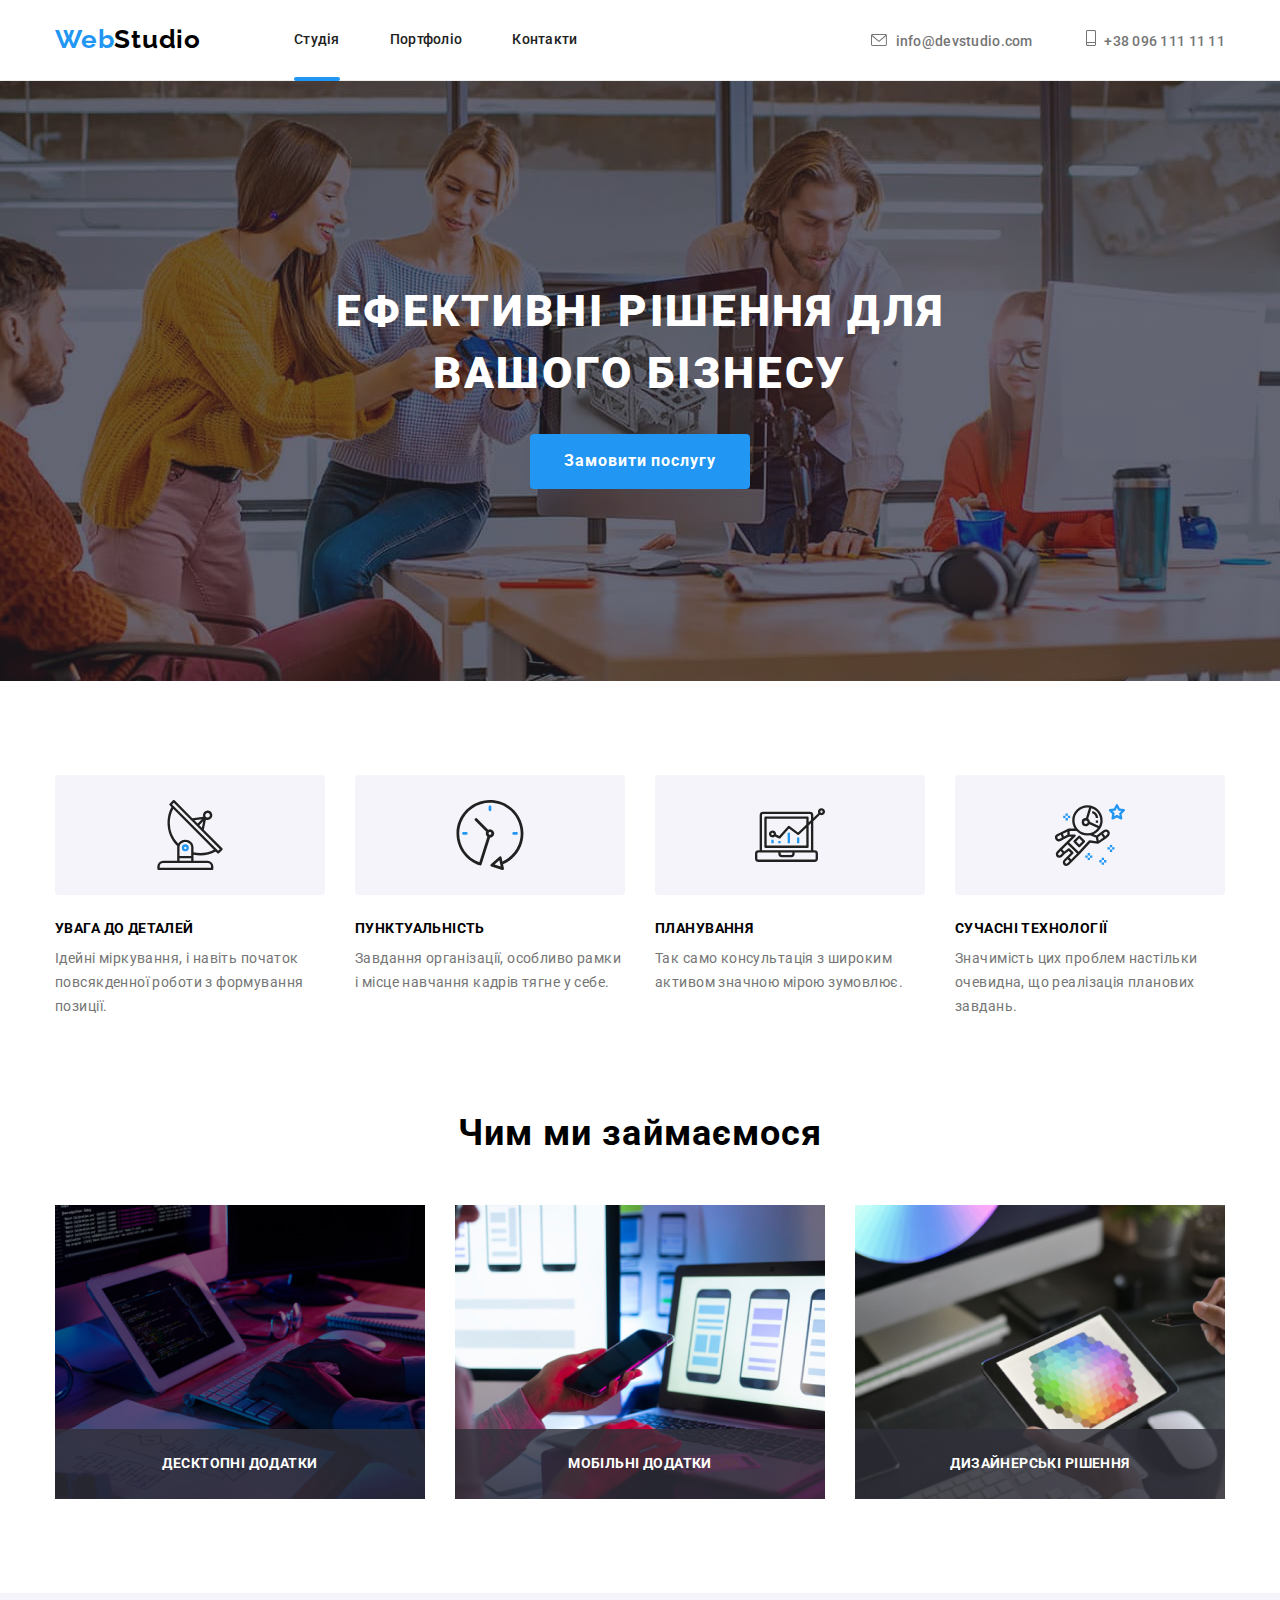
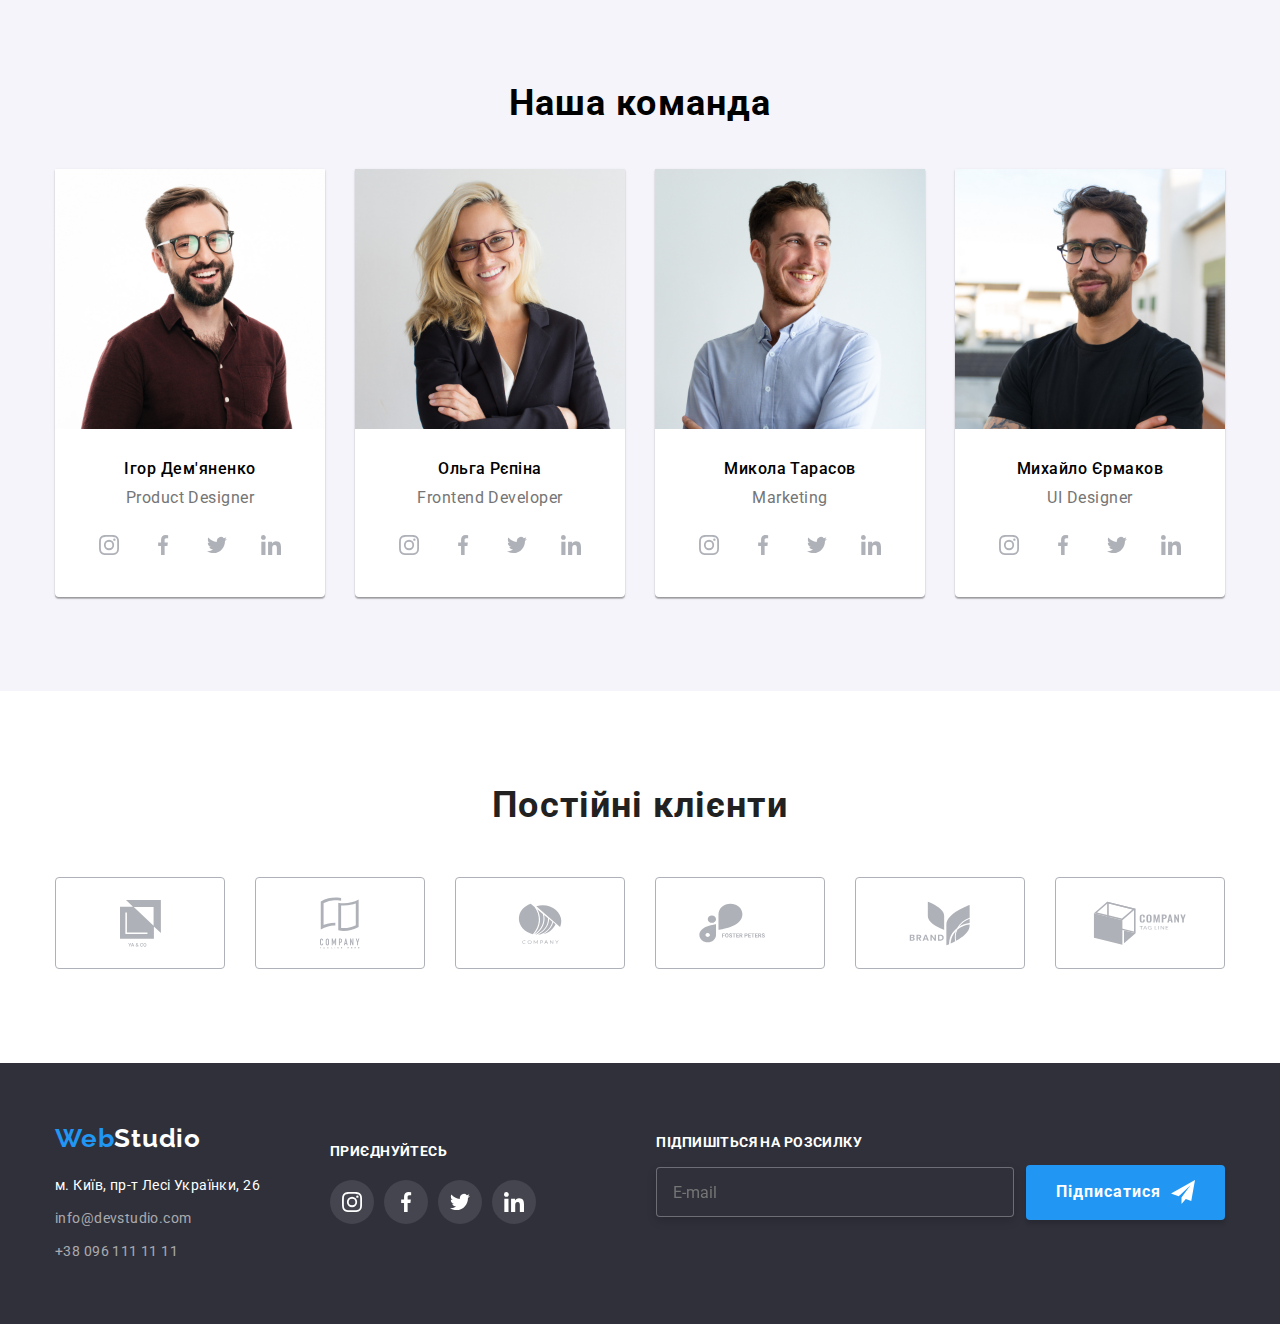
<file: index.html>
<!DOCTYPE html>
<html lang="uk">
<head>
    <meta charset="UTF-8">
    <meta http-equiv="X-UA-Compatible" content="IE=edge">
    <meta name="viewport" content="width=device-width, initial-scale=1.0">
    <link
        href="https://fonts.googleapis.com/css2?family=Raleway:wght@700&family=Roboto:wght@400;500;700;900&display=swap"
        rel="stylesheet">
    <link rel="stylesheet"
        href="https://cdnjs.cloudflare.com/ajax/libs/modern-normalize/1.1.0/modern-normalize.min.css">
    <link rel="stylesheet" href="./css/styles.css">
    <title>Document</title>
</head>

<body>
    <header class="head">
        <!--Навігація-->
        <div class="container flex">
            <nav class="navbar flex">
                <a class="logo" href="#"><span class="icon">Web</span>Studio</a>
                <ul class="nav-list">
                    <li class="nav-type"><a href="./index.html" class="link nav current">Студія</a></li>
                    <li class="nav-type"><a href="./portfolio.html" class="link nav">Портфоліо</a></li>
                    <li class="nav-type"><a href="/contacts" class="link nav">Контакти</a></li>
                </ul>
            </nav>

            <div class="nav-links">
                <a href="mailto:info@devstudio.com" class="link head">
                    <svg class="icon-mail">
                        <use href="./img/icons.svg#icon-mail"></use>
                    </svg>
                    info@devstudio.com
                </a>
                <a href="tel:+380961111111" class="link head">
                    <svg class="icon-phone">
                        <use href="./img/icons.svg#icon-phone"></use>
                    </svg>
                    +38 096 111 11 11
                </a>
            </div>
        </div>
    </header>

    <main>
        <!--Герой-->
        <section class="section hero img-overlay">
            <div class="container">
                <h1 class="hero-title">Ефективні рішення для вашого бізнесу</h1>
                <button data-modal-open type="button" class="button btn-hero">Замовити послугу</button>
            </div>
        </section>

        <!--Особливості-->
        <section class="section speci">
            <div class="container">
                <h2 class="hide">Особливості</h2>
                <ul class="list special">
                    <li class="special-type">
                        <div class="bg-icon">
                            <svg class="spec-icon">
                                <use href="./img/icons.svg#antenna"></use>
                            </svg>
                        </div>
                        <h3 class="special-title">УВАГА ДО ДЕТАЛЕЙ</h3>
                        <p class="description spec">Ідейні міркування, і навіть початок повсякденної роботи з формування
                            позиції.
                        </p>
                    </li>

                    <li class="special-type icon-clock">
                        <div class="bg-icon">
                            <svg class="spec-icon">
                                <use href="./img/icons.svg#clock"></use>
                            </svg>
                        </div>
                        <h3 class="special-title">ПУНКТУАЛЬНІСТЬ</h3>
                        <p class="description spec">Завдання організації, особливо рамки і місце навчання кадрів тягне у
                            себе.
                        </p>
                    </li>

                    <li class="special-type icon-diagram">
                        <div class="bg-icon">
                            <svg class="spec-icon">
                                <use href="./img/icons.svg#diagram"></use>
                            </svg>
                        </div>
                        <h3 class="special-title">ПЛАНУВАННЯ</h3>
                        <p class="description spec">Так само консультація з широким активом значною мірою зумовлює.</p>
                    </li>

                    <li class="special-type icon-astronaut">
                        <div class="bg-icon">
                            <svg class="spec-icon">
                                <use href="./img/icons.svg#astronaut"></use>
                            </svg>
                        </div>
                        <h3 class="special-title">СУЧАСНІ ТЕХНОЛОГІЇ</h3>
                        <p class="description spec">Значимість цих проблем настільки очевидна, що реалізація планових
                            завдань.
                        </p>
                    </li>
                </ul>
            </div>
        </section>

        <!--Чим займаємось-->
        <section class="section">
            <div class="container">
                <h2 class="show">Чим ми займаємося</h2>
                <ul class="show-list">
                    <li class="pic">
                        <div class="show-box">
                            <img class="img" src="./img/laptop.jpg" alt="work" width="370">
                            <div class="show-overlay">
                                <p>Десктопні додатки</p>
                            </div>
                        </div>
                    </li>

                    <li class="pic">
                        <div class="show-box">
                            <img class="img" src="./img/phone.jpg" alt="work" width="370">
                            <div class="show-overlay">
                                <p>Мобільні додатки</p>
                            </div>
                        </div>
                    </li>

                    <li class="pic">
                        <div class="show-box">
                            <img class="img" src="./img/tablet.jpg" alt="work" width="370">
                            <div class="show-overlay">
                                <p>Дизайнерські рішення</p>
                            </div>
                        </div>

                    </li>
                </ul>
            </div>
        </section>

        <!--Команда розробників-->
        <section class="section team">
            <div class="container">
                <h2 class="team-name">Наша команда</h2>
                <ul class="team-list">
                    <li class="team-member">
                        <img class="team-foto" src="./img/PD.jpg" alt="Участник команди" width="270">
                        <div class="team-note">
                            <h3 class="name">Ігор Дем'яненко</h3>
                            <p class="job">Product Designer</p>
                            <ul class="medias">
                                <li class="social-media">
                                    <a href="" class="social-link" aria-label="Instagram">
                                        <svg class="media" width="20" height="20">
                                            <use href="./img/icons.svg#instagram"></use>
                                        </svg>
                                    </a>
                                </li>

                                <li class="social-media">
                                    <a href="" class="social-link" aria-label="Facebook">
                                        <svg class="media" width="20" height="20">
                                            <use href="./img/icons.svg#facebook"></use>
                                        </svg>
                                    </a>
                                </li>

                                <li class="social-media">
                                    <a href="" class="social-link" aria-label="Twitter">
                                        <svg class="media" width="20" height="20">
                                            <use href="./img/icons.svg#twitter"></use>
                                        </svg>
                                    </a>
                                </li>

                                <li class="social-media">
                                    <a href="" class="social-link" aria-label="Linkedin">
                                        <svg class="media" width="20" height="20">
                                            <use href="./img/icons.svg#linkedin"></use>
                                        </svg>
                                    </a>
                                </li>
                            </ul>
                        </div>
                    </li>

                    <li class="team-member">
                        <img class="team-foto" src="./img/FD.jpg" alt="Участник команди" width="270">
                        <div class="team-note">
                            <h3 class="name">Ольга Рєпіна</h3>
                            <p class="job">Frontend Developer</p>
                            <ul class="medias">
                                <li class="social-media">
                                    <a href="" class="social-link" aria-label="Instagram">
                                        <svg class="media" width="20" height="20">
                                            <use href="./img/icons.svg#instagram"></use>
                                        </svg>
                                    </a>
                                </li>

                                <li class="social-media">
                                    <a href="" class="social-link" aria-label="Facebook">
                                        <svg class="media" width="20" height="20">
                                            <use href="./img/icons.svg#facebook"></use>
                                        </svg>
                                    </a>
                                </li>

                                <li class="social-media">
                                    <a href="" class="social-link" aria-label="Twitter">
                                        <svg class="media" width="20" height="20">
                                            <use href="./img/icons.svg#twitter"></use>
                                        </svg>
                                    </a>
                                </li>

                                <li class="social-media">
                                    <a href="" class="social-link" aria-label="Linkedin">
                                        <svg class="media" width="20" height="20">
                                            <use href="./img/icons.svg#linkedin"></use>
                                        </svg>
                                    </a>
                                </li>
                            </ul>
                        </div>
                    </li>

                    <li class="team-member">
                        <img class="team-foto" src="./img/M.jpg" alt="Участник команди" width="270">
                        <div class="team-note">
                            <h3 class="name">Микола Тарасов</h3>
                            <p class="job">Marketing</p>
                            <ul class="medias">
                                <li class="social-media">
                                    <a href="" class="social-link" aria-label="Instagram">
                                        <svg class="media" width="20" height="20">
                                            <use href="./img/icons.svg#instagram"></use>
                                        </svg>
                                    </a>
                                </li>

                                <li class="social-media">
                                    <a href="" class="social-link" aria-label="Facebook">
                                        <svg class="media" width="20" height="20">
                                            <use href="./img/icons.svg#facebook"></use>
                                        </svg>
                                    </a>
                                </li>

                                <li class="social-media">
                                    <a href="" class="social-link" aria-label="Twitter">
                                        <svg class="media" width="20" height="20">
                                            <use href="./img/icons.svg#twitter"></use>
                                        </svg>
                                    </a>
                                </li>

                                <li class="social-media">
                                    <a href="" class="social-link" aria-label="Linkedin">
                                        <svg class="media" width="20" height="20">
                                            <use href="./img/icons.svg#linkedin"></use>
                                        </svg>
                                    </a>
                                </li>
                            </ul>
                        </div>
                    </li>

                    <li class="team-member">
                        <img class="team-foto" src="./img/UID.jpg" alt="Участник команди" width="270">
                        <div class="team-note">
                            <h3 class="name">Михайло Єрмаков</h3>
                            <p class="job">UI Designer</p>
                            <ul class="medias">
                                <li class="social-media">
                                    <a href="" class="social-link" aria-label="Instagram">
                                        <svg class="media" width="20" height="20">
                                            <use href="./img/icons.svg#instagram"></use>
                                        </svg>
                                    </a>
                                </li>

                                <li class="social-media">
                                    <a href="" class="social-link" aria-label="Facebook">
                                        <svg class="media" width="20" height="20">
                                            <use href="./img/icons.svg#facebook"></use>
                                        </svg>
                                    </a>
                                </li>

                                <li class="social-media">
                                    <a href="" class="social-link" aria-label="Twitter">
                                        <svg class="media" width="20" height="20">
                                            <use href="./img/icons.svg#twitter"></use>
                                        </svg>
                                    </a>
                                </li>

                                <li class="social-media">
                                    <a href="" class="social-link" aria-label="Linkedin">
                                        <svg class="media" width="20" height="20">
                                            <use href="./img/icons.svg#linkedin"></use>
                                        </svg>
                                    </a>
                                </li>
                            </ul>
                        </div>
                    </li>
                </ul>
            </div>
        </section>

        <!-- Клієнти -->
        <section class="section">
            <div class="container">
                <h2 class="clients">Постійні клієнти</h2>
                <ul class="client-list">
                    <li class="client">
                        <a href="" class="client-company">
                            <svg class="company" width="41" height="47">
                                <use href="./img/icons.svg#group-first"></use>
                            </svg>
                        </a>
                    </li>
                    <li class="client">
                        <a href="" class="client-company">
                            <svg class="company" width="40" height="52">
                                <use href="./img/icons.svg#group-second"></use>
                            </svg>
                        </a>
                    </li>
                    <li class="client">
                        <a href="" class="client-company">
                            <svg class="company" width="44" height="41">
                                <use href="./img/icons.svg#group-third"></use>
                            </svg>
                        </a>
                    </li>
                    <li class="client">
                        <a href="" class="client-company">
                            <svg class="company" width="84" height="40">
                                <use href="./img/icons.svg#group-fourth"></use>
                            </svg>
                        </a>
                    </li>
                    <li class="client">
                        <a href="" class="client-company">
                            <svg class="company" width="62" height="45">
                                <use href="./img/icons.svg#group-fifth"></use>
                            </svg>
                        </a>
                    </li>
                    <li class="client">
                        <a href="" class="client-company">
                            <svg class="company" width="94" height="44">
                                <use href="./img/icons.svg#group-sixth"></use>
                            </svg>
                        </a>
                    </li>
                </ul>
            </div>
        </section>
    </main>

    <footer class="bottom">
        <div class="container loc">
            <div>
                <a class="logo second" href="#"><span class="icon">Web</span>Studio</a>

                <address class="address">
                    <ul class="address-list">
                        <li class="address-type">
                            <p class="building">м. Київ, пр-т Лесі Українки, 26</p>
                        </li>

                        <li class="address-type">
                            <a href="mailto:info@devstudio.com" class="link cont">info@devstudio.com</a>
                        </li>

                        <li class="address-type">
                            <a href="tel:+380961111111" class="link cont">+38 096 111 11 11</a>
                        </li>
                    </ul>
                </address>
            </div>

            <div class="join-icons">
                <p class="join">Приєднуйтесь</p>
                <ul class="icon-list">
                    <li class="icon-type">
                        <a href="" class="link-icon" aria-label="Instagram">
                            <svg class="icon" width="20" height="20">
                                <use href="./img/icons.svg#instagram"></use>
                            </svg>
                        </a>
                    </li>
                    <li class="icon-type">
                        <a href="" class="link-icon" aria-label="Facebook">
                            <svg class="icon" width="20" height="20">
                                <use href="./img/icons.svg#facebook"></use>
                            </svg>
                        </a>
                    </li>
                    <li class="icon-type">
                        <a href="" class="link-icon" aria-label="Twitter">
                            <svg class="icon" width="20" height="20">
                                <use href="./img/icons.svg#twitter"></use>
                            </svg>
                        </a>
                    </li>
                    <li class="icon-type">
                        <a href="" class="link-icon" aria-label="Linkedin">
                            <svg class="icon" width="20" height="20">
                                <use href="./img/icons.svg#linkedin"></use>
                            </svg>
                        </a>
                    </li>
                </ul>
            </div>

            <form class="sub-form js-speaker-form">
                <label class="sub-lb" for="email"> Підпишіться на розсилку</label>
                <div class="summon">
                    <input class="sub-in" name="email" type="email" id="email" placeholder="E-mail" required>
                    <button class=" button sub" type="submit">Підписатися
                        <svg class="send" width="24" height="24">
                            <use href="./img/icons.svg#send"></use>
                        </svg>
                    </button>
                </div>
            </form>
        </div>

    </footer>

    <div class="backdrop is-hidden" data-modal>
        <div class="modal">
            <button class="close-btn" data-modal-close>
                <svg class="close-icon" width="11" height="11">
                    <use href="./img/icons.svg#vector"></use>
                </svg>
            </button>

            <p class="modal-title">Залиште свої дані, ми вам передзвонимо</p>
            <form class="modal-form js-speaker-form">
                <div class="form-plase">
                    <label class="modal-label">
                        <span class="label">Ім'я</span>
                        <input type="text" class="modal-input" name="name" required>
                        <svg class="modal-svg" width="18" height="18">
                            <use href="./img/icons.svg#person"></use>
                        </svg>
                    </label>

                    <label class="modal-label">
                        <span class="label">Телефон</span>
                        <input type="tel" class="modal-input" name="tel" required>
                        <svg class="modal-svg" width="18" height="18">
                            <use href="./img/icons.svg#pnumber"></use>
                        </svg>
                    </label>

                    <label class="modal-label">
                        <span class="label">Пошта</span>
                        <input type="email" class="modal-input" name="email" required>
                        <svg class="modal-svg" width="18" height="18">
                            <use href="./img/icons.svg#e-mail"></use>
                        </svg>
                    </label>

                    <label class="modal-label">
                        <span class="label">Коментар</span>
                        <textarea class="form-message" name="user-comment" placeholder="Введіть текст"></textarea>
                    </label>
                </div>


                <div class="accept">
                    <label class="accept-label">
                        <input class="modal-checkbox" type="checkbox" name="agreement-checkbox">
                        <svg class="checkbox-icon" width="16" height="15">
                            <use class="uncheck" href="./img/icons.svg#uncheck"></use>
                            <use class="check" href="./img/icons.svg#check"></use>
                        </svg>
                        <span class="privacy-accept">Погоджуюся з розсилкою та приймаю <a class="privacy-link" href="">Умови договору</a></span>
                    </label>
    
                    <button class="button modal-btn" type="submit">Відправити</button>
                </div>
            </form>
        </div>
    </div>

    <script src="./js/modal.js"></script>
    <script>
        (() => {
            document
                .querySelector('.js-speaker-form')
                .addEventListener('submit', e => {
                    e.preventDefault();

                    new FormData(e.currentTarget).forEach((value, name) =>
                        console.log('${name}: ${value}'),
                    );
                });
        })();
    </script>
</body>
</html>
</file>
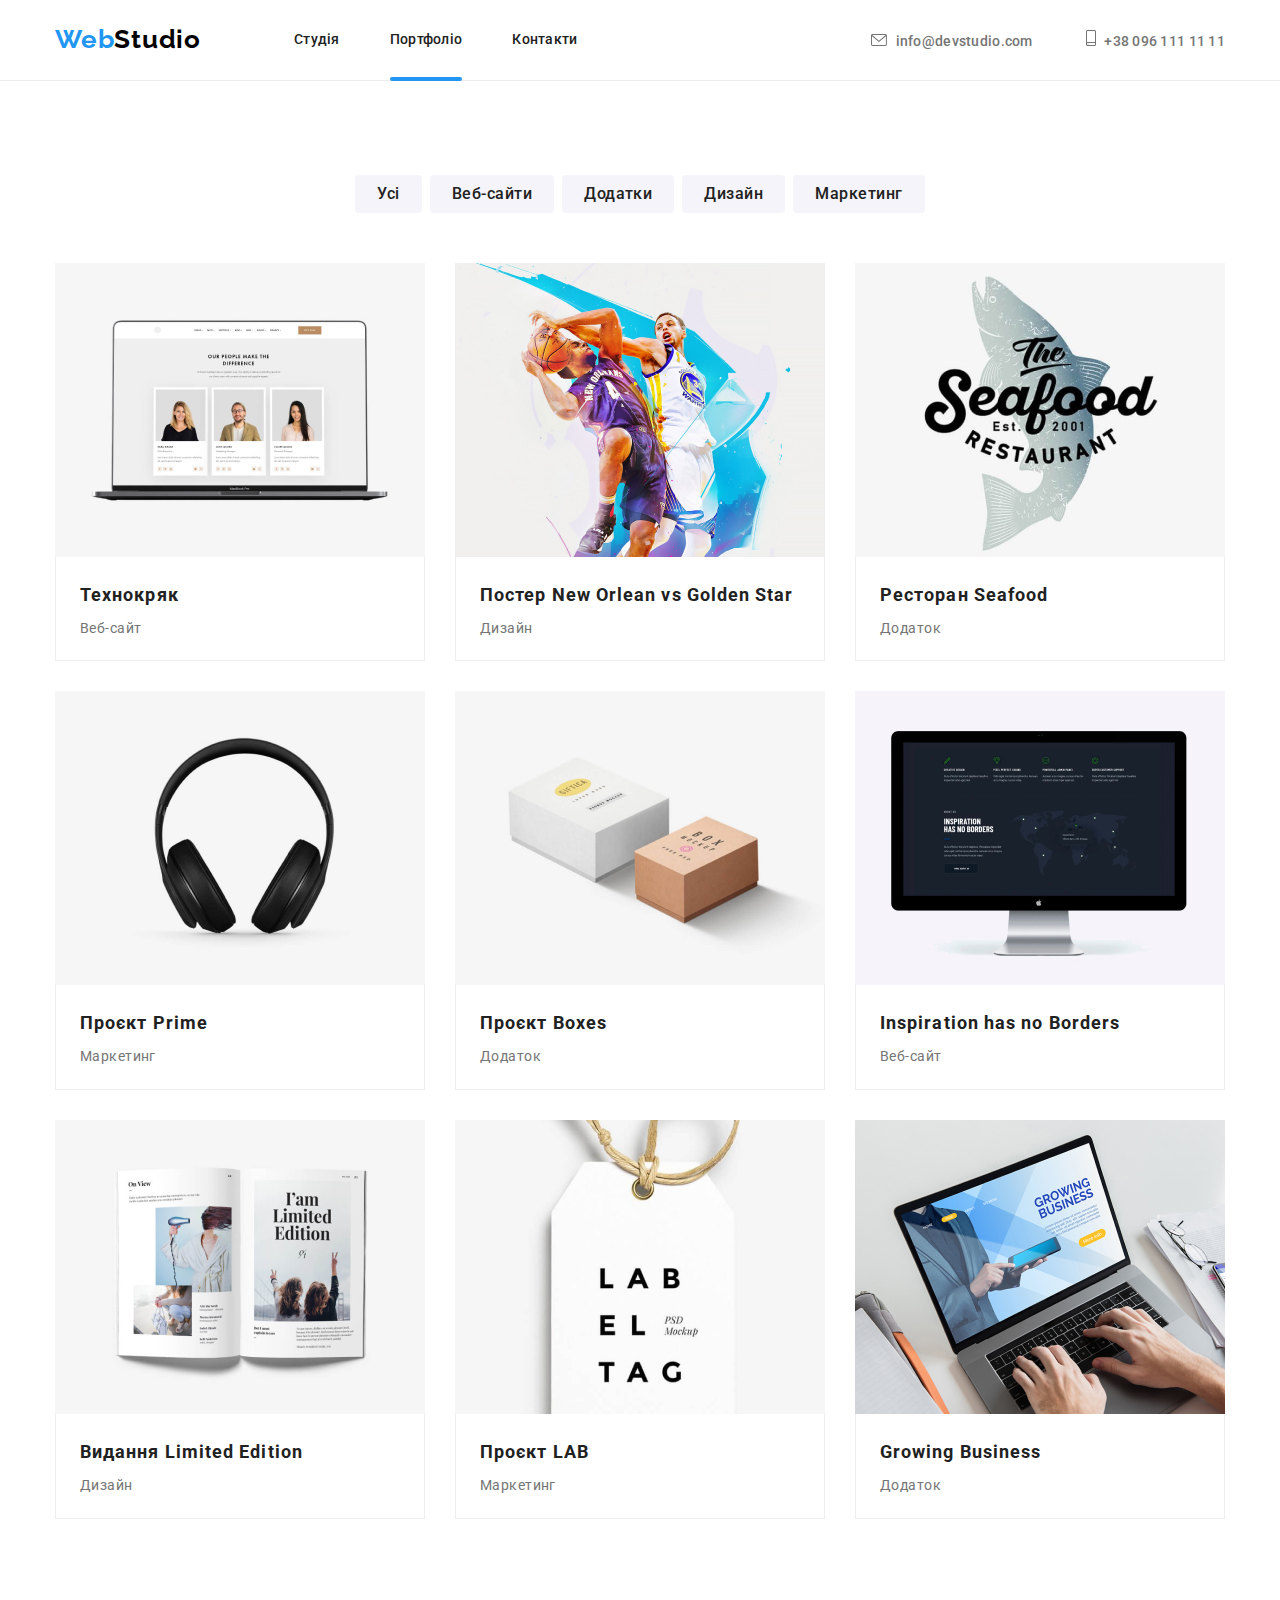
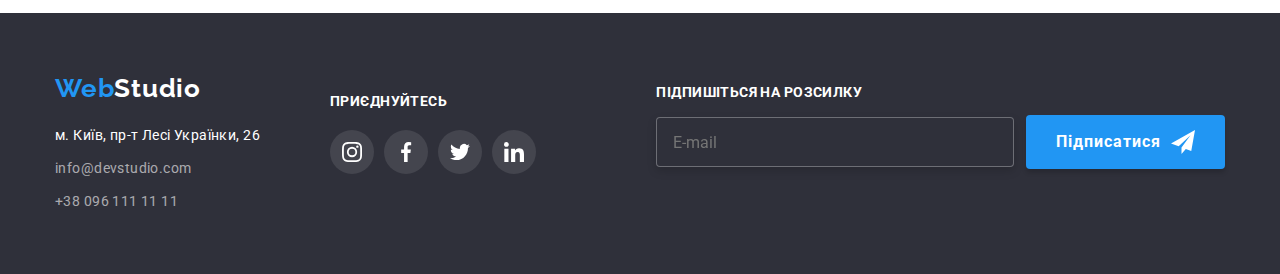
<file: portfolio.html>
<!DOCTYPE html>
<html lang="uk">
<head>
    <meta charset="UTF-8">
    <meta http-equiv="X-UA-Compatible" content="IE=edge">
    <meta name="viewport" content="width=device-width, initial-scale=1.0">
    <link
        href="https://fonts.googleapis.com/css2?family=Raleway:wght@700&family=Roboto:wght@400;500;700;900&display=swap"
        rel="stylesheet">
    <link rel="stylesheet"
        href="https://cdnjs.cloudflare.com/ajax/libs/modern-normalize/1.1.0/modern-normalize.min.css">
    <link rel="stylesheet" href="./css/styles.css">
    <title>Document</title>
</head>

<body>
    <header class="head">
        <!--Навігація-->
        <div class="container flex">
            <nav class="navbar flex">
                <a class="logo" href="#"><span class="icon">Web</span>Studio</a>
                <ul class="nav-list">
                    <li class="nav-type"><a href="./index.html" class="link nav">Студія</a></li>
                    <li class="nav-type"><a href="./portfolio.html" class="link nav current">Портфоліо</a></li>
                    <li class="nav-type"><a href="/contacts" class="link nav">Контакти</a></li>
                </ul>
            </nav>

            <div class="nav-links">
                <a href="mailto:info@devstudio.com" class="link head">
                    <svg class="icon-mail">
                        <use href="./img/icons.svg#icon-mail"></use>
                    </svg>
                    info@devstudio.com
                </a>
                <a href="tel:+380961111111" class="link head">
                    <svg class="icon-phone">
                        <use href="./img/icons.svg#icon-phone"></use>
                    </svg>
                    +38 096 111 11 11
                </a>
            </div>
        </div>
    </header>

    <main>
        <section class="section">
            <div class="container">
                <h1 class="hide">Проекти</h1>

                <!--Фільтр пошуку-->
                <h2 class="hide">Фільтр</h2>
                <ul class="filter-list">
                    <li class="filter-type"><button type="button" class="button filter-btn">Усі</button></li>
                    <li class="filter-type"><button type="button" class="button filter-btn">Веб-сайти</button></li>
                    <li class="filter-type"><button type="button" class="button filter-btn">Додатки</button></li>
                    <li class="filter-type"><button type="button" class="button filter-btn">Дизайн</button></li>
                    <li class="filter-type"><button type="button" class="button filter-btn">Маркетинг</button></li>
                </ul>

                <!--Проекти-->
                <h2 class="hide">Список проектів</h2>
                <ul class="projects">
                    <li class="project">
                        <a href="#">
                            <div class="box">
                                <img class="project-img" src="./img/tech.jpg" alt="Проект 1" width="370">
                                <div class="overlay">
                                    <p>Ресурс пропонує комплексні пропозиції з різним рівнем функціоналу
                                        та сервісів. Все це дозволить відвідувачу отримати вичерпні відомості про компанію
                                        чи приватну особу.</p>
                                </div>
                            </div>
                            <div class="notes">
                                <h3 class="project-title">Технокряк</h3>
                                <p class="description">Веб-сайт</p>
                            </div>
                        </a>
                    </li>

                    <li class="project">
                        <a href="#">
                            <img class="project-img" src="./img/poster.jpg" alt="Проект 2" width="370">
                            <div class="notes">
                                <h3 class="project-title">Постер New Orlean vs Golden Star</h3>
                                <p class="description">Дизайн</p>
                            </div>
                        </a>
                    </li>

                    <li class="project">
                        <a href="#">
                            <img class="project-img" src="./img/restau.jpg" alt="Проект 3" width="370">
                            <div class="notes">
                                <h3 class="project-title">Ресторан Seafood</h3>
                                <p class="description">Додаток</p>
                            </div>
                        </a>
                    </li>

                    <li class="project">
                        <a href="#">
                            <img class="project-img" src="./img/prime.jpg" alt="Проект 4" width="370">
                            <div class="notes">
                                <h3 class="project-title">Проєкт Prime</h3>
                                <p class="description">Маркетинг</p>
                            </div>
                        </a>
                    </li>

                    <li class="project">
                        <a href="#">
                            <img class="project-img" src="./img/box.jpg" alt="Проект 5" width="370">
                            <div class="notes">
                                <h3 class="project-title">Проєкт Boxes</h3>
                                <p class="description">Додаток</p>
                            </div>
                        </a>
                    </li>

                    <li class="project">
                        <a href="#">
                            <img class="project-img" src="./img/inspiration.jpg" alt="Проект 6" width="370">
                            <div class="notes">
                                <h3 class="project-title">Inspiration has no Borders</h3>
                                <p class="description">Веб-сайт</p>
                            </div>
                        </a>
                    </li>

                    <li class="project">
                        <a href="#">
                            <img class="project-img" src="./img/edition.jpg" alt="Проект 7" width="370">
                            <div class="notes">
                                <h3 class="project-title">Видання Limited Edition</h3>
                                <p class="description">Дизайн</p>
                            </div>
                        </a>
                    </li>

                    <li class="project">
                        <a href="#">
                            <img class="project-img" src="./img/lab.jpg" alt="Проект 8" width="370">
                            <div class="notes">
                                <h3 class="project-title">Проєкт LAB</h3>
                                <p class="description">Маркетинг</p>
                            </div>
                        </a>
                    </li>

                    <li class="project">
                        <a href="#">
                            <img class="project-img" src="./img/gb.jpg" alt="Проект 9" width="370">
                            <div class="notes">
                                <h3 class="project-title">Growing Business</h3>
                                <p class="description">Додаток</p>
                            </div>
                        </a>
                    </li>
                </ul>
            </div>
        </section>
    </main>

    <footer class="bottom">
        <div class="container loc">
            <div>
                <a class="logo second" href="#"><span class="icon">Web</span>Studio</a>

                <address class="address">
                    <ul class="address-list">
                        <li class="address-type">
                            <p class="building">м. Київ, пр-т Лесі Українки, 26</p>
                        </li>

                        <li class="address-type">
                            <a href="mailto:info@devstudio.com" class="link cont">info@devstudio.com</a>
                        </li>

                        <li class="address-type">
                            <a href="tel:+380961111111" class="link cont">+38 096 111 11 11</a>
                        </li>
                    </ul>
                </address>
            </div>

            <div class="join-icons">
                <p class="join">Приєднуйтесь</p>
                <ul class="icon-list">
                    <li class="icon-type">
                        <a href="" class="link-icon" aria-label="Instagram">
                            <svg class="icon" width="20" height="20">
                                <use href="./img/icons.svg#instagram"></use>
                            </svg>
                        </a>
                    </li>
                    <li class="icon-type">
                        <a href="" class="link-icon" aria-label="Facebook">
                            <svg class="icon" width="20" height="20">
                                <use href="./img/icons.svg#facebook"></use>
                            </svg>
                        </a>
                    </li>
                    <li class="icon-type">
                        <a href="" class="link-icon" aria-label="Twitter">
                            <svg class="icon" width="20" height="20">
                                <use href="./img/icons.svg#twitter"></use>
                            </svg>
                        </a>
                    </li>
                    <li class="icon-type">
                        <a href="" class="link-icon" aria-label="Linkedin">
                            <svg class="icon" width="20" height="20">
                                <use href="./img/icons.svg#linkedin"></use>
                            </svg>
                        </a>
                    </li>
                </ul>
            </div>

            <form class="sub-form js-speaker-form">
                <label class="sub-lb" for="email"> Підпишіться на розсилку</label>
                <div class="summon">
                    <input class="sub-in" name="email" type="email" id="email" placeholder="E-mail" required>
                    <button class=" button sub" type="submit">Підписатися
                        <svg class="send" width="24" height="24">
                            <use href="./img/icons.svg#send"></use>
                        </svg>
                    </button>
                </div>
            </form>
        </div>

    </footer>

</body>
</html>
</file>
<file: css/styles.css>
:root {
  --link-button-color: #2196f3;
  --main-color: #212121;
  --second-color: #ffffff;
  --dis-link-color: #757575;
  --hero-footer-bgc: #2f303a;
  --butn-team-color: #f5f4fa;
  --logo-color: #000000;
  --cubic-bezier: cubic-bezier(0.4, 0, 0.2, 1);
}

body {
  margin: 0;

  font-family: "Roboto", sans-serif;
  background-color: var(--second-color);
}

a {
  text-decoration: none;
}

ul {
  margin-top: 0;
  margin-bottom: 0;
  padding: 0;

  list-style: none;
  display: flex;
}

h1,
h2,
h3,
p {
  margin-top: 0;
  margin-bottom: 0;
  padding: 0;
}

img {
  display: block;
}

svg {
  max-height: 100%;
  height: auto;
}

.section {
  padding: 94px 0;
}

.container {
  width: 1200px;
  padding-left: 15px;
  padding-right: 15px;
  margin-left: auto;
  margin-right: auto;
}

.flex {
  display: flex;
  align-items: center;
}

/* header */
.head {
  border-bottom: 1px solid #ececec;
}

.icon {
  color: var(--link-button-color);
}

.logo {
  color: var(--logo-color);
  font-family: "Raleway", sans-serif;
  font-weight: 700;
  font-size: 26px;
  line-height: 1.2;
  letter-spacing: 0.03em;
}

.nav-list {
  margin-left: 93px;
}

.nav-type:not(:last-child) {
  margin-right: 50px;
}

.nav-links {
  margin-left: auto;

  display: block;
}

.icon-mail {
  margin-right: 5px;

  width: 16px;
  height: 12px;
  fill: currentColor;
}

.icon-phone {
  margin-right: 5px;

  width: 10px;
  height: 16px;
  fill: currentColor;
}

/* link */

.link.nav {
  position: relative;
  display: block;
  padding-bottom: 32px;
  padding-top: 32px;

  color: var(--main-color);
  font-weight: 500;
  font-size: 14px;
  line-height: 1.14;
  letter-spacing: 0.02em;
}

.link.current::after {
  content: "";
  position: absolute;
  bottom: 0;
  left: 0;
  margin-bottom: -1px;

  width: 100%;
  height: 4px;

  background-color: var(--link-button-color);
  border-radius: 2px;
}

.link.head {
  padding-bottom: 32px;
  padding-top: 32px;

  color: var(--dis-link-color);
  font-weight: 500;
  font-size: 14px;
  line-height: 16px;
  letter-spacing: 0.02em;
  border: 0;
}

.link.head:not(:last-child) {
  margin-right: 50px;
}

.link {
  transition: opacity 250ms var(--cubic-bezier), color 250ms var(--cubic-bezier);
}

.link:hover,
.link:focus {
  opacity: 1;
  color: var(--link-button-color);
}

/* main */

/* hero */
.hero {
  padding-bottom: 200px;
  padding-top: 200px;

  background-color: var(--hero-footer-bgc);
  text-align: center;
}

.img-overlay {
  max-width: 1600px;
  height: 600px;
  margin-left: auto;
  margin-right: auto;
  background-image: linear-gradient(
      to right,
      rgba(47, 48, 58, 0.4),
      rgba(47, 48, 58, 0.4)
    ),
    url(../img/backrgound.jpg);
  background-size: cover;
  background-repeat: no-repeat;
  background-position: center;
}

.hero-title {
  margin: 0 237px;
  margin-bottom: 30px;

  color: var(--second-color);
  font-weight: 900;
  font-size: 44px;
  line-height: 1.4;
  letter-spacing: 0.06em;
  text-transform: uppercase;
  /* width: 696px; */
}

/* hide */
.hide:not(:focus):not(:active) {
  clip: rect(0 0 0 0);
  clip-path: inset(50%);
  height: 1px;
  overflow: hidden;
  position: absolute;
  white-space: nowrap;
  width: 1px;
}

/* button */
.button {
  background-color: var(--butn-team-color);
  font-family: "Roboto", sans-serif;
  border-color: transparent;
  cursor: pointer;
  color: var(--main-color);
  border-radius: 4px;
}

.btn-hero {
  padding: 10px 32px;

  font-weight: 700;
  font-size: 16px;
  line-height: 1.9;
  letter-spacing: 0.06em;
  background-color: var(--link-button-color);
  color: var(--second-color);

  transition: box-shadow 250ms var(--cubic-bezier);
}

.btn-hero:hover,
.btn-hero:focus {
  box-shadow: 0px 4px 4px rgba(0, 0, 0, 0.15);
}

.filter-btn {
  padding: 6px 22px;

  opacity: 1;
  border: 0;
  font-weight: 500;
  font-size: 16px;
  line-height: 1.6;
  text-align: center;
  letter-spacing: 0.03em;

  transition: background-color 250ms var(--cubic-bezier),
    opacity 250ms var(--cubic-bezier), color 250ms var(--cubic-bezier),
    box-shadow 250ms var(--cubic-bezier);
}

.filter-btn:hover,
.filter-btn:focus {
  opacity: 1;
  background-color: var(--link-button-color);
  color: var(--second-color);
  box-shadow: 0px 3px 1px rgba(0, 0, 0, 0.1), 0px 1px 2px rgba(0, 0, 0, 0.08),
    0px 2px 2px rgba(0, 0, 0, 0.12);
}

/* filter */
.filter-list {
  margin-bottom: 50px;

  justify-content: center;
}

.filter-type + .filter-type {
  margin-left: 8px;
}

/* special */
.section.speci {
  padding-bottom: 0;
}

.bg-icon {
  display: flex;
  justify-content: center;
  align-items: center;
  margin-bottom: 26.5px;

  width: 270px;
  height: 120px;
  background-color: var(--butn-team-color);
  border-radius: 4px;
}

.spec-icon {
  width: 70px;
  height: 70px;
}

.special-type + .special-type {
  margin-left: 30px;
}

.special-title {
  margin-bottom: 10px;

  font-weight: 700;
  font-size: 14px;
  line-height: 1.14;
  letter-spacing: 0.03em;
  text-transform: uppercase;
}

.description.spec {
  width: 270px;
}

/* project */
.projects {
  flex-wrap: wrap;
  /* margin-left: -30px;
    margin-top: -30px;
    width: 1170px; */
}

.project {
  margin-right: 30px;
  margin-bottom: 30px;
  /* flex-basis: calc(100% - 30px / 3); */

  color: var(--main-color);
  background-color: var(--second-color);
  /* border: 1px solid #EEEEEE; */

  transition: box-shadow 250ms var(--cubic-bezier);
}

.project:nth-last-child(-n + 3) {
  margin-bottom: 0;
}

.project:nth-child(3n) {
  margin-right: 0;
}

.project:hover,
.project:focus {
  box-shadow: 0px 1px 1px rgba(0, 0, 0, 0.12), 0px 4px 4px rgba(0, 0, 0, 0.06),
    1px 4px 6px rgba(0, 0, 0, 0.16);
}

.project:hover .overlay {
  transform: translatey(0);
}

.box {
  position: relative;
  width: 370px;
  height: 294px;
  margin-left: auto;
  margin-right: auto;

  overflow: hidden;
}

.overlay {
  position: absolute;
  display: flex;
  top: 0;
  left: 0;
  transform: translateY(101%);

  align-items: center;
  padding-left: 24px;
  padding-right: 24px;

  width: 100%;
  height: 100%;

  background-color: rgba(33, 150, 243, 0.9);

  transition: transform 250ms var(--cubic-bezier);
}

.overlay > p {
  font-weight: 400;
  font-size: 18px;
  line-height: 1.55;
  letter-spacing: 0.03em;

  color: var(--second-color);
}

/* .project-img{
    /* margin-bottom: 20px; */

.notes {
  padding: 20px 24px;

  border-bottom: 1px solid #eeeeee;
  border-left: 1px solid #eeeeee;
  border-right: 1px solid #eeeeee;
}

.project-title {
  margin-bottom: 4px;
  /* margin-left: 24px; */

  color: var(--main-color);
  font-weight: 700;
  font-size: 18px;
  line-height: 2;
  letter-spacing: 0.06em;

  /* outline: 2px solid purple; */
}

/* description */
/* .project .description{
    /* margin-bottom: 20px; */
/* margin-left: 24px; */

/* outline: 2px solid purple; */

.description {
  color: var(--dis-link-color);
  font-size: 14px;
  line-height: 1.7;
  letter-spacing: 0.03em;
}

/* чим ми займаємось */
.show {
  margin-bottom: 50px;

  font-weight: 700;
  font-size: 36px;
  line-height: 1.16;
  text-align: center;
  letter-spacing: 0.03em;
}

.show-list {
  justify-content: space-between;
}

/* .pic:not(:last-child){
    margin-right: 30px;
} */

.show-box {
  position: relative;
}

.show-overlay {
  position: absolute;
  display: flex;
  bottom: 0;

  align-items: center;
  justify-content: center;

  width: 370px;
  height: 70px;

  background-color: rgba(47, 48, 58, 0.8);
}

.show-overlay > p {
  font-weight: 700;
  font-size: 14px;
  line-height: 1.14;
  letter-spacing: 0.03em;
  text-transform: uppercase;

  color: var(--second-color);
}

/* team */
.team {
  background-color: var(--butn-team-color);
}

.team-name {
  margin-bottom: 50px;

  font-weight: 700;
  font-size: 36px;
  line-height: 0.9;
  text-align: center;
  letter-spacing: 0.03em;
}

/* .team-list{
    justify-content: space-between;
} */

.team-member {
  background-color: var(--second-color);
  box-shadow: 0px 1px 3px rgba(0, 0, 0, 0.12), 0px 1px 1px rgba(0, 0, 0, 0.14),
    0px 2px 1px rgba(0, 0, 0, 0.2);
  border-radius: 0px 0px 4px 4px;
}

.team-member + .team-member {
  margin-left: 30px;
}

.team-foto {
  margin-bottom: 30px;
}

.team-note {
  padding-bottom: 30px;
}

.name {
  margin-bottom: 10px;

  font-weight: 500;
  font-size: 16px;
  line-height: 1.2;
  text-align: center;
  letter-spacing: 0.03em;
}

.job {
  margin-bottom: 16px;

  color: var(--dis-link-color);
  font-size: 16px;
  line-height: 1.2;
  text-align: center;
  letter-spacing: 0.03em;
}

.medias {
  justify-content: center;
  gap: 10px;
}

.social-media {
  display: flex;
}

.social-link {
  display: flex;
  align-items: center;
  justify-content: center;

  width: 44px;
  height: 44px;
  color: #afb1b8;
  background-color: var(--second-color);
  border-radius: 50%;

  transition: background-color 250ms var(--cubic-bezier),
    color 250ms var(--cubic-bezier);
}

.social-link:hover,
.social-link:focus {
  color: var(--butn-team-color);
  background-color: var(--link-button-color);
}

.media {
  fill: currentColor;
}

/* .social-link:hover .media,
.social-link:focus .media{
    fill: var(--butn-team-color);
} */

.clients {
  margin-bottom: 50px;

  font-weight: 700;
  font-size: 36px;
  line-height: 1.16;
  text-align: center;
  letter-spacing: 0.03em;
  color: var(--main-color);
}

.client-list {
  justify-content: center;
  gap: 30px;
}

.client {
  display: flex;
}

.client-company {
  display: flex;
  align-items: center;
  justify-content: center;

  width: 170px;
  height: 92px;
  color: #afb1b8;
  border: 1px solid #afb1b8;
  border-radius: 4px;

  transition: border 250ms var(--cubic-bezier), color 250ms var(--cubic-bezier);
}

.client-company:hover,
.client-company:focus {
  color: var(--link-button-color);
  border: 1px solid var(--link-button-color);
}

.company {
  fill: currentColor;
}

/* footer */
.bottom {
  padding-bottom: 60px;
  padding-top: 60px;

  background-color: var(--hero-footer-bgc);
}

.loc {
  display: flex;
}

.logo.second {
  display: block;
  color: var(--second-color);
}

.address {
  font-style: normal;
}

.building {
  color: var(--second-color);
  font-weight: 400;
  font-size: 14px;
  line-height: 1.7;
  letter-spacing: 0.03em;
}

.address-list {
  margin-top: 20px;
  display: block;
}

.address-type + .address-type {
  margin-top: 9px;
}

.cont {
  font-size: 14px;
  line-height: 1.7;
  letter-spacing: 0.03em;
  color: rgba(255, 255, 255, 0.6);
}

.join-icons {
  margin-left: 70px;
  margin-top: 21px;
}

.join {
  margin-bottom: 20px;

  font-weight: 700;
  font-size: 14px;
  line-height: 1.14;
  letter-spacing: 0.03em;
  text-transform: uppercase;
  color: var(--second-color);
}

.icon-type {
  margin-right: 10px;
}

.icon-type:nth-child(4n) {
  margin-right: 0;
}

.link-icon {
  display: flex;
  align-items: center;
  justify-content: center;

  width: 44px;
  height: 44px;
  color: var(--second-color);
  background-color: rgba(255, 255, 255, 0.1);
  border-radius: 50%;

  transition: background-color 250ms var(--cubic-bezier);
}

.link-icon:hover,
.link-icon:focus {
  background-color: var(--link-button-color);
}

.icon {
  fill: var(--second-color);
}

.sub-form {
  position: relative;
  display: flex;
  align-items: center;
  margin-left: auto;
  margin-top: 12px;
  margin-bottom: 34px;
}

.sub-lb {
  position: absolute;
  top: 0;

  font-weight: 700;
  font-size: 14px;
  line-height: 1.14;
  letter-spacing: 0.03em;
  text-transform: uppercase;
  color: var(--second-color);
}

.summon {
  display: flex;
  justify-content: center;
  align-items: center;
  margin-top: 20px;
}

.sub-in {
  margin-right: 12px;
  padding: 15px 16px;

  width: 358px;
  height: 50px;
  background-color: var(--hero-footer-bgc);
  color: var(--second-color);
  border: 1px solid rgba(255, 255, 255, 0.3);
  filter: drop-shadow(0px 4px 4px rgba(0, 0, 0, 0.15));
  border-radius: 4px;
}

.sub {
  display: flex;
  align-items: center;
  text-align: center;
  padding: 10px 28px;

  font-weight: 700;
  font-size: 16px;
  line-height: 1.9;
  letter-spacing: 0.06em;
  background-color: var(--link-button-color);
  color: var(--second-color);
  box-shadow: 0px 4px 4px rgba(0, 0, 0, 0.15);
}

.send {
  margin-left: 10px;
  fill: currentColor;
}

/* modal */

.backdrop {
  position: fixed;
  left: 0;
  top: 0;

  min-width: 100%;
  min-height: 100%;

  background: rgba(0, 0, 0, 0.2);

  opacity: 1;
  transition: opacity 250ms var(--cubic-bezier), visibility 250ms var(--cubic-bezier);
}

.backdrop.is-hidden {
  visibility: hidden;
  opacity: 0;
  pointer-events: none;
}

.backdrop.is-hidden .modal {
  transform: translate(-50%, -50%) scale(0.9);
}

.modal {
  position: absolute;
  top: 50%;
  left: 50%;
  transform: translate(-50%, -50%) scale(1);
  transition: transform 250ms var(--cubic-bezier);

  width: 528px;
  min-height: 581px;
  padding: 40px;

  background-color: var(--second-color);
  box-shadow: 0px 1px 3px rgba(0, 0, 0, 0.12), 0px 1px 1px rgba(0, 0, 0, 0.14),
    0px 2px 1px rgba(0, 0, 0, 0.2);
  border-radius: 4px;
}

.close-btn {
  position: absolute;
  right: 8px;
  top: 8px;
  display: flex;
  align-items: center;
  justify-content: center;
  padding: 0;

  width: 30px;
  height: 30px;
  border: 1px solid rgba(0, 0, 0, 0.1);
  border-radius: 60%;
  background-color: transparent;

  cursor: pointer;
}

.close-btn:hover .close-icon {
  fill: var(--link-button-color);
}

.modal-title {
  margin-bottom: 12px;

  font-weight: 700;
  font-size: 20px;
  line-height: 1.15;
  text-align: center;
  letter-spacing: 0.03em;
}

/* .modal-form{
  text-align: center;
} */

.form-plase {
  margin-bottom: 20px;
}

.modal-label {
  position: relative;
  display: flex;
  flex-direction: column;
}

.label {
  font-weight: 400;
  font-size: 12px;
  line-height: 1.16;
  letter-spacing: 0.01em;
  color: var(--dis-link-color);
}

.modal-svg {
  position: absolute;
  top: 50%;
  left: 12px;
  transform: translateY(-25%);

  fill: var(--main-color);
}

.modal-input {
  transition: border 250ms var(--cubic-bezier);

  margin: 0;
  margin-top: 4px;
  margin-bottom: 10px;
  padding-left: 42px;

  height: 40px;

  border: 1px solid rgba(33, 33, 33, 0.2);
  border-radius: 4px;
}

.modal-input:focus-visible {
  outline: none;
  border: 1px solid var(--link-button-color);
}

.modal-input:focus-visible ~ .modal-svg {
  fill: var(--link-button-color);
}

.form-message {
  transition: border 250ms var(--cubic-bezier);
  resize: none;

  margin: 0;
  margin-top: 4px;
  padding: 12px 16px;

  width: 448px;
  height: 120px;

  fill: var(--main-color);
  border: 1px solid rgba(33, 33, 33, 0.2);
  border-radius: 4px;
}

.form-message::placeholder {
  font-weight: 400;
  font-size: 12px;
  line-height: 1.16;
  letter-spacing: 0.01em;
  color: rgba(117, 117, 117, 0.5);
}

.form-message:focus-visible {
  outline: none;
  border: 1px solid var(--link-button-color);
}

.accept {
  margin-top: 27px;
  text-align: center;
}

.modal-checkbox {
  appearance: none;

  width: 16px;
  height: 15px;
}

.accept-label{
  position: relative;
}

.checkbox-icon{
  position: absolute;
  left: 0;
  top: 2px;
}

.checkbox-icon .uncheck {
  opacity: 1;
  transition: opacity 250ms var(--cubic-bezier);
}

.modal-checkbox:checked + .checkbox-icon .uncheck {
  opacity: 0;
}

.checkbox-icon .check {
  opacity: 0;
  transition: opacity 250ms var(--cubic-bezier);
}

.modal-checkbox:checked + .checkbox-icon .check {
  opacity:1;
}

.privacy-accept {

  font-weight: 400;
  font-size: 14px;
  line-height: 1.71;
  letter-spacing: 0.03em;
  color: var(--dis-link-color);
}

.privacy-link {
  color: var(--link-button-color);
  text-decoration-line: underline;
}

.modal-btn {
  transition: bacground-color 250ms var(--cubic-bezier);

  margin-top: 30px;
  padding: 10px 52px;

  background-color: var(--link-button-color);
  color: var(--second-color);
  letter-spacing: 0.06em;
  font-weight: 700;
  font-size: 16px;
  line-height: 1.87;
  box-shadow: 0px 4px 4px rgba(0, 0, 0, 0.15);
  border-radius: 4px;
}

.modal-btn:hover,
.modal-btn:focus {
  background-color: #188ce8;
}
</file>
